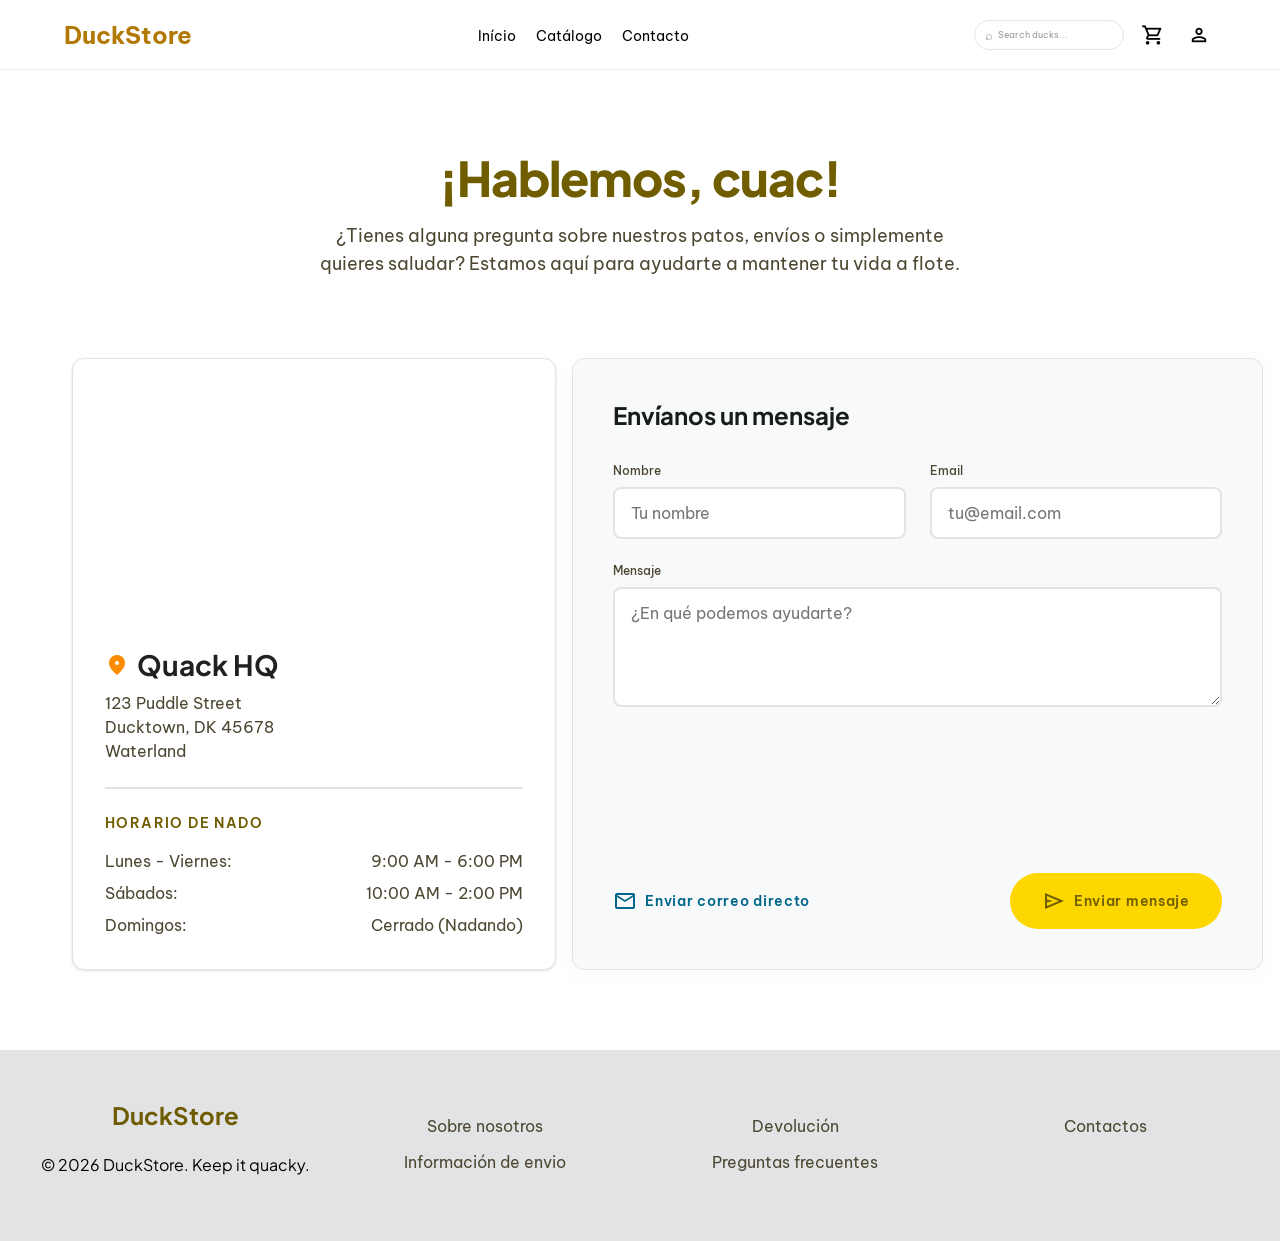
<file: Contactos.html>
<!-- inicio del proyecto -->
<!doctype html>
<html lang="es">
  <head>
    <meta charset="UTF-8" />
    <meta name="viewport" content="width=device-width, initial-scale=1.0" />
    <title>Duck Store - Contacto</title>
    <link rel="icon" type="image/png" href="./src/img/duck-favicon.png">
    <!-- css injection -->
    <link rel="stylesheet" href="src/css/styles.css" />
    <!-- css contactos -->
    <link rel="stylesheet" href="src/css/stylescontactos.css" />

    <!-- font importation -->
    <link rel="preconnect" href="https://fonts.googleapis.com" />
    <link rel="preconnect" href="https://fonts.gstatic.com" crossorigin />
    <link
      href="https://fonts.googleapis.com/css2?family=Be+Vietnam+Pro:ital,wght@0,100;0,200;0,300;0,400;0,500;0,600;0,700;0,800;0,900;1,100;1,200;1,300;1,400;1,500;1,600;1,700;1,800;1,900&display=swap"
      rel="stylesheet"
    />
    <link
      href="https://fonts.googleapis.com/css2?family=Plus+Jakarta+Sans:ital,wght@0,200..800;1,200..800&display=swap"
      rel="stylesheet"
    />
  
<link rel="stylesheet" href="https://fonts.googleapis.com/css2?family=Material+Symbols+Outlined:opsz,wght,FILL,GRAD@20..48,100..700,0..1,-50..200&" 
/>

    <!-- Inicio BANNER -->
    <link href="https://fonts.googleapis.com/css2?family=Material+Symbols+Outlined" rel="stylesheet" />
    <!-- Final BANNER -->
  </head>
  <body>
    <header-component></header-component>
    <main class="bloque-estilo-tailwind">
      <section class="seccion-titulo">
        <h2 class="titulo-personalizado-contactos">¡Hablemos, cuac!</h2>
        <p class="texto-body">¿Tienes alguna pregunta sobre nuestros patos, envíos o simplemente quieres saludar? Estamos aquí para ayudarte a mantener tu vida a flote.</p>
      </section>
      <section class="grid-custom">
        <section class="columna-mapa">
          <iframe src="https://www.google.com/maps/embed?pb=!1m18!1m12!1m3!1d12150.866192876396!2d-3.7275128467930023!3d40.41512972878228!2m3!1f0!2f0!3f0!3m2!1i1024!2i768!4f13.1!3m3!1m2!1s0xd4229c51ca9d00d%3A0x2aa435973b3894f1!2sMADRID%20DUCK%20STORE!5e0!3m2!1ses!2ses!4v1788348430607!5m2!1ses!2ses" width="484.4" height="256" style="border:0;" allowfullscreen="" loading="lazy" referrerpolicy="strict-origin-when-cross-origin"></iframe>
          <div class="contenedor-texto">
            <div>
              <h3 class="titulo-mapa">
              <span class="simbolo">location_on</span>
              Quack HQ</h3>
              <p class="subtitulo">
              123 Puddle Street<br>
              Ducktown, DK 45678 <br>
              Waterland
              </p>
            </div>
            <div class="border-surface-variant"></div>
            <div class="contenedor-horario">
              <h3 class="horario">horario de nado</h3>
              <ul class="lista-horario">
                <li class="item-lista">
                  <span>Lunes - Viernes:</span>
                  <span>9:00 AM - 6:00 PM</span>
                </li>
                <li class="item-lista">
                  <span>Sábados:</span>
                  <span>10:00 AM - 2:00 PM</span>
                </li>
                <li class="item-lista">
                  <span>Domingos:</span>
                  <span>Cerrado (Nadando)</span>
                </li>
              </ul>
            </div>
          </div>

        </section>
        <div class="columna-formulario">
          <h2 class="titulo-formulario">Envíanos un mensaje</h2>
          <form class="formulario" id="formulario">
              <div class="grid-formulario">
                  <div class="celda-uno">
                    <label class="etiqueta-uno">
                      Nombre
                    </label>
                    <input class="input-uno" type="text" placeholder="Tu nombre" id="nombre" required>
                  </div>
                  <div class="celda-uno">
                    <label class="etiqueta-uno">
                      Email
                    </label>
                    <input class="input-email" type="email" placeholder="tu@email.com" id="email" required>
                  </div>
              </div>
            <div class="contenedor-mensaje">
              <label class="etiqueta-uno">
                 Mensaje
              </label>
              <textarea class="campo-textarea" placeholder="¿En qué podemos ayudarte?" id="mensaje"></textarea>
            </div>
            <div class="contenedor-botones">
              <a href="#" class="enlace">
                <span class="material-symbols-mail">mail</span>
                Enviar correo directo
              </a>
              <button class="boton-enviar" type="submit"> 
                <span class="material-symbols-mail">send</span>
                Enviar mensaje
              </button>
            </div>
          </form>
        </div>
      </section>
    </main>
    <footer-component></footer-component>
    <!--Final sección venta exclusiva-->
    <script src="src/js/components.js"></script>
    <script src="src/js/formulario.js"></script>
  </body>
</html>
</file>
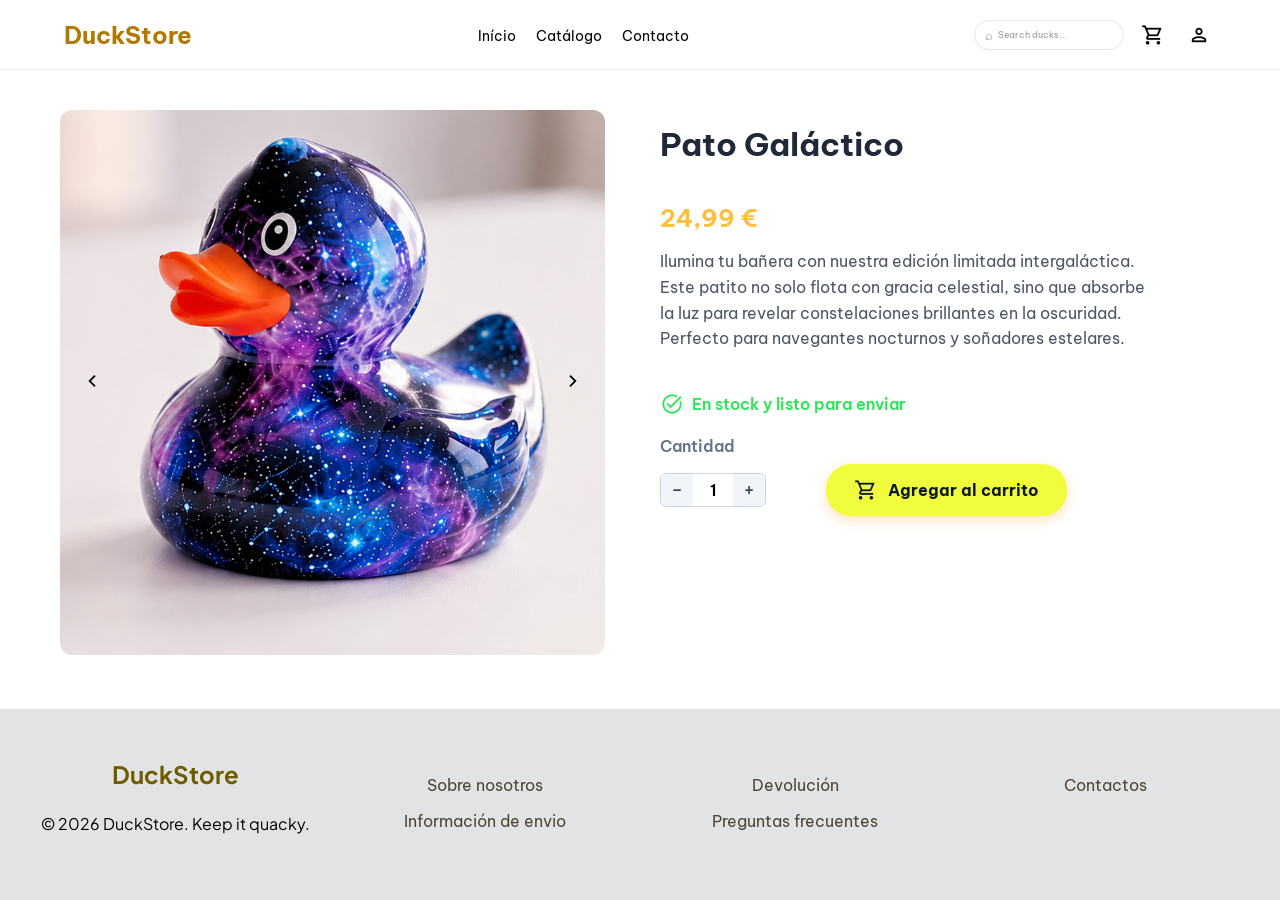
<file: Details.html>
<!DOCTYPE html>
<html lang="es">

<head>
  <meta charset="UTF-8">
  <meta name="viewport" content="width=device-width, initial-scale=1.0">
  <title>Duck Store - Detalles del Producto</title>
    <link rel="icon" type="image/png" href="./src/img/duck-favicon.png">
  <!-- css injection -->
  <link rel="stylesheet" href="src/css/Details.css">
  <link rel="stylesheet" href="src/css/styles.css">
<!--font importation -->
  <link rel="preconnect" href="https://fonts.googleapis.com">
  <link rel="preconnect" href="https://fonts.gstatic.com" crossorigin>
  <link rel="stylesheet" href="https://fonts.googleapis.com/css2?family=Be+Vietnam+Pro:ital,wght@0,100;0,200;0,300;0,400;0,500;0,600;0,700;0,800;0,900;1,100;1,200;1,300;1,400;1,500;1,600;1,700;1,800;1,900&display=swap">
   <link
      href="https://fonts.googleapis.com/css2?family=Plus+Jakarta+Sans:ital,wght@0,200..800;1,200..800&display=swap"
      rel="stylesheet"
    />
  <link rel="stylesheet" href="https://fonts.googleapis.com/css2?family=Material+Symbols+Outlined:opsz,wght,FILL,GRAD@20..48,100..700,0..1,-50..200&" />
  <!--Vinculación al archivo de scripts -->
  <script src="src/js/carrusel.js" defer></script>
</head>

<body>
  <header-component></header-component>
  <script src="src/js/components.js"></script>
  <!-- Inicio sección de detalles del producto -->
  <main class="product-container">
    <!--carrusel principal-->
    <section class="gallery-container">
      <div class="columna-imagen-carrusel">
        <button class="prev-button" aria-label="Previous Image"><span class="material-symbols-outlined">chevron_left</span></button>
        <img src="src/img/pato-galactico-Image-1.png" alt="Imagen de pato galáctico"></img>
        <button class="next-button" aria-label="Next Image"><span class="material-symbols-outlined">chevron_right</span></button>
      </div>
    </section>
    <!-- Descripción del producto -->
    <section class="description-container">
      <h1 class="titulo-producto">Pato Galáctico</h1>
      <div class="precio-producto">24,99 €</div>
      <p class="descripcion-producto">Ilumina tu bañera con nuestra edición limitada intergaláctica. Este patito no solo flota con gracia celestial, sino que absorbe la luz para revelar constelaciones brillantes en la oscuridad. Perfecto para navegantes nocturnos y soñadores estelares.</p>
      <!-- Información de stock -->
      <div class="stock-info">
        <span class="material-symbols-outlined">task_alt</span>
        <span>En stock y listo para enviar</span>
      </div>
      <!-- Cantidad-->
      <div class="control-cantidad">
        <label class="label-cantidad" for="cantidad">Cantidad</label>
        <div class="separacion-linea">
          <div class="botones-cantidad">
            <button class="cantidad-btn" onclick="decreaseQuantity()">-</button>
            <input class="cantidad-input" type="text" id="cantidad" value="1" readonly></input>
            <button class="cantidad-btn" onclick="increaseQuantity()">+</button>
          </div>
          <div class="boton-comprar">
            <button class="comprar-btn" type="button" onclick="agregarAlCarrito()">
              <span class="material-symbols-outlined">shopping_cart</span>
              <span> Agregar al carrito</span>
            </button>
          </div>
        </div>
      </div> 
    </section>
  </main>
  <!-- Final sección de detalles del producto -->
<footer-component></footer-component>
</body>
</html>
</file>
<file: src/css/styles.css>
body {
  margin-inline: 0px;
  margin: 0;
  padding: 0;
  display: flex;
  flex-direction: column;
  min-height: 100vh;
}

* {
  margin: 0;
  padding: 0;
  box-sizing: border-box;
  font-family: "Be Vietnam Pro";
}

/* HEADER */



.header {
  width: 100%;
  height: 70px;
  border-bottom: 1px solid #eeeeee;
  background: #fff;
}

.header-container {
  max-width: 1200px;
  height: 100%;
  margin: 0 auto;

  display: flex;
  align-items: center;
  justify-content: space-between;
  padding: 0 24px;
}

.header-actions .burguerMenu_icon {
    display: none; 
    background: none;
    border: none;
    cursor: pointer;
}

.logo {
  color: rgb(178 121 2);
  font-size: 24px;
  font-weight: 700;
  text-decoration: inherit;
}

.nav-links {
  display: flex;
  gap: 28px;
}

.nav-links a {
  color: black;
  font-size: 14px;
  text-decoration: none;
}

.nav-links a:hover {
  color: rgb(178 121 2);
}

.nav-links ul {
  display: flex;
  gap: 20px;
  list-style: none;
  padding: 0;
  margin: 0;
  color: #111827;
}

.header-actions {
  display: flex;
  align-items: center;
  gap: 12px;
}

.material-symbols-outlined {
  font-variation-settings:
    'FILL' 0,
    'wght' 400,
    'GRAD' 0,
    'opsz' 18
}

.search {
  width: 150px;
  height: 30px;

  display: flex;
  align-items: center;
  gap: 5px;

  padding: 0 10px;
  border: 1px solid #e5e5e5;
  border-radius: 20px;
}

.search span {
  color: #999;
  font-size: 13px;
}

.search input {
  border: none;
  outline: none;
  font-size: 9px;
}

.search input::placeholder {
  color: #999;
}


/* MAIN */
main{
    flex: 1;
}
section.container-low {
  background-color: #f4f4f8;
  font-family: 'Poppins', sans-serif;
  padding: 60px 20px;
  display: flex;
  justify-content: center;
  align-items: center;
}

.container-left {
  max-width: 600px;
  width: 100%;
}

.tarjeta-producto {
  background-color: #fffbfb;
  border: 1px solid #eee9e9;
  border-radius: 15px;
  box-shadow: 0 4px 8px rgba(0, 0, 0, 0.05);
  display: flex;
  box-sizing: border-box;
  align-items: center;
  padding: 50px 20px;
  width: 100%;
  position: relative;
}

.columna-imagen {
  flex: 1 1 45%;
  display: flex;
  justify-content: center;
}

.columna-imagen img {
  max-width: 100%;
  height: auto;
  display: block;
  object-fit: contain;
  margin-right: auto;
}

.marco-exclusivo {
  position: absolute;
  top: 12px;
  left: 12px;
  background-color: #3268c7;
  color: #ffffff;
  padding: 6px 12px;
  border-radius: 6px;
  font-size: 12px;
  font-weight: bold;
  text-transform: uppercase;
  z-index: 10;
}

.columna-descripcion {
  flex: 1 1 55%;
  padding: 5em;
  display: flex;
  flex-direction: column;
  justify-content: contain;
  text-align: center;
  align-items: center;
}

.titulo-producto {
  font-size: 32px;
  font-weight: 700;
  color: #1f2937;
  margin-bottom: 40px;
  line-height: 1.2;
}

.descripcion-producto {
  font-size: 16px;
  color: #4b5563;
  line-height: 1.6;
  margin-bottom: 40px;
  max-width: 500px;
}

.contador-tiempo {
  display: flex;
  align-items: center;
  gap: 20px;
  margin-bottom: 40px;
  border: 20px solid #ffffff;
  padding: 5px 0;
  width: fit-content;
  background-color: #ffffff;
  border-radius: 25px;
}

.bloque-tiempo {
  text-align: center;
  display: flex;
  flex-direction: column;
  align-items: center;
}

.bloque-tiempo .numero {
  font-size: 36px;
  font-weight: 700;
  color: #8f9c14;
  line-height: 1;
}

.bloque-tiempo .etiqueta {
  font-size: 12px;
  color: #1f2937;
  font-weight: 500;
  margin-top: 5px;
}

.bloque-tiempo .separador {
  font-size: 36px;
  font-weight: 700;
  color: #1f2937;
  align-self: flex-start;
  line-height: 1;
}

.precio-reserva {
  display: flex;
  align-items: center;
  gap: 30px;
  align-content: center;
}

.precio-reserva .precio {
  font-size: 28px;
  font-weight: 700;
  color: #1f2937;
  align-items: center;
  align-content: center;
}

.precio-reserva .boton-reserva {
  font-size: 15px;
  background-color: #8f9c14;
  color: #ffffff;
  padding: 14px 28px;
  border-radius: 30px;
  text-decoration: none;
  font-weight: 600;
  transition: background-color 0.3s ease;
}

.precio-reserva .boton-reserva:hover {
  background-color: #333;
  transform: translateY(-2px);
}

/* FIN MAIN */
/* FEATURE QUADS*/
.feature-section {
  max-width: 1100px;
  margin: 0 auto;
}

.card-header h2 {
  font-size: 2rem;
  margin: 0;
}

.card-header p {
  color: #555;
  margin-top: 4px;
}

/* GRID CON TARJETAS */
.cards-grid {
  display: grid;
  grid-template-columns: repeat(4, 1fr);
  gap: 24px;
}

.card {
  background: #fff;
  border-radius: 12px;
  padding: 2rem;
  display: flex;
  flex-direction: column;
}

.cards {
  padding: 2rem;
  background-color: #f8f9fa;
}

.card-image {
  position: relative;
  background: #fff;
  border-radius: 8px;
  aspect-ratio: 4/3;
  display: flex;
  align-items: center;
  justify-content: center;
  overflow: hidden;
  margin-bottom: 14px;
}

.card-image img {
  /*width: 70%;
    object-fit: contain;*/
  width: 100%;
  object-fit: cover;
  height: 100%;
}

.card-title {
  font-size: 1rem;
  font-weight: 700;
  margin-bottom: 0px;
}

.card-description {
  font-size: 0.85rem;
  color: #666;
  flex-grow: 1;
  margin-bottom: 14px;
}

.card-footer {
  display: flex;
  align-items: center;
  justify-content: space-between;
}

.price {
  font-weight: 700;
  color: rgb(144 77 0 / var(--tw-text-opacity, 1));
}

.add-btn {
  background: #f39c12;
  color: #fff;
  border: none;
  width: 34px;
  height: 34px;
  border-radius: 50%;
  font-size: 1.1rem;
  cursor: pointer;
  display: flex;
  align-items: center;
  justify-content: center;
}

.add-btn:hover {
  background: #e08e0b;
}

.feature-section {
  background-color: #f8f9fa;
}

.material-symbols-outlined {
  font-family: "Material Symbols Outlined";
  font-weight: normal;
  font-style: normal;
  line-height: 1;
  letter-spacing: normal;
  text-transform: none;
  white-space: nowrap;
  word-wrap: normal;
  direction: ltr;
  -webkit-font-smoothing: antialiased;
}

.badge {
  position: absolute;
  top: 10px;
  left: 10px;
  font-size: 0.7rem;
  font-weight: 700;
  padding: 4px 10px;
  border-radius: 999px;
  color: #fff;
}

.badge.new {
  background: #3a2f28;
}

.badge.sale {
  background: #c0392b;
}

/* FOOTER */
footer {
  padding: 50px 20px;
  background-color: #e1e3e4;
  display: grid;
  grid-template-columns: repeat(4, 1fr);
  text-align: center;

  .logo,
  .LogoTitle,
  .SubTitle {
    font-family: "Plus Jakarta Sans";
    margin-block: 1em;
  }

  .LogoTitle {
    margin-top: 0px;
    font-size: 1.5em;
    color: #6f5c00;
  }

  .SubTitle {
    font-weight: normal;
    font-size: 1em;
  }

  p {
    font-family: "Be Vietnam Pro";
    color: #4d4732;
    margin-block: 1em;
  }
  a{text-decoration: none;}
}

/* BANNER */
.hero {
  width: 100%;
  /* se extiende a lo ancho */
  max-width: 1200px;
  /* crea márgenes laterales al centrarse */
  margin: 6em auto;
  /* arriba/abajo 124px, centrado horizontal */
  padding: 0;
  background: #ffffff;
  border-radius: 1rem;
  overflow: hidden;
  /* redondea también la imagen */
  box-shadow: 0 15px 35px rgba(0, 0, 0, 0.15);
}

/* Contenedor de la imagen */
.hero-image {
  min-height: 500px;
  margin: 0 auto;
  /* centrar */
  overflow: hidden;
  padding: 110px 20px 20px 20px;
  /* arriba 48px, derecha 20px, abajo 20px, izquierda 20px */
  box-sizing: border-box;
  background-image:
    linear-gradient(rgba(237, 238, 239, 0.6), rgba(237, 238, 239, 0.6)), url('./../img/fotobanner.png');
  background-size: cover;
  background-position: center;
  background-repeat: no-repeat;
  position: relative;
}
.header-actions button{
     background: transparent;
    border: none;
    padding: 5px;
    cursor: pointer;

    display: flex;
    align-items: center;
    justify-content: center;
} 
.header-actions .burger-btn{
  display: none;
}
.hero-content {
  padding: 0px 20px 20px 20px;
  /* controla el offset izquierdo aquí */
  display: flex;
  flex-direction: column;
  align-items: flex-start;
  /* alinea todo a la izquierda */
  gap: 12px;
  max-width: 70ch;
  box-sizing: border-box;
}

/* Título dentro del banner */
.hero-title {
  font-family: "Plus Jakarta Sans", system-ui, -apple-system, "Segoe UI", Roboto, Arial, sans-serif;
  margin: 0 0 0px 0;
  padding: 10px 20px;
  font-size: 48px;
  line-height: 56px;
  font-weight: 800;
  color: rgb(25, 28, 29);
  align-self: start;
}

/* Párrafo debajo del título */
.hero-desc {
  font-family: "Be Vietnam Pro", system-ui, -apple-system, "Segoe UI", Roboto, Arial, sans-serif;
  grid-area: stack;
  align-self: start;
  justify-self: start;
  margin: 0;
  padding: 6px 18px;
  max-width: 45ch;
  /* controla la longitud de la línea */
  font-size: 18px;
  line-height: 28px;
  font-weight: 400;
  color: rgb(77, 71, 50);
  border-radius: 6px;
  z-index: 1;
  margin-top: 8px;
  /* separación extra entre título y párrafo */
}

/* Estilo del botón amarillo redondeado */
.hero-btn {
  margin-left: 18px;
  background: #FFD400;
  /* amarillo */
  color: rgb(112, 94, 0);
  padding: 12px 24px;
  /* tamaño del botón */
  border-radius: 999px;
  /* totalmente redondeado */
  border: none;
  font-weight: 700;
  font-family: "Be Vietnam Pro", "Plus Jakarta Sans", system-ui, sans-serif;
  font-size: 16px;
  cursor: pointer;
  display: inline-block;
  text-decoration: none;
  box-shadow: 0 6px 18px rgba(0, 0, 0, 0.12);
  transition: transform 120ms ease, box-shadow 120ms ease, filter 120ms ease;
}

.icon-sm {
  font-family: 'Material Symbols Outlined';
  font-variation-settings: 'FILL' 0, 'wght' 400, 'GRAD' 0, 'opsz' 24;
  font-size: 20px;
  /* ajusta según prefieras */
  line-height: 1;
  display: inline-block;
  vertical-align: middle;
  margin-left: 4px;
  /* opcional, ya hay gap pero sirve de ajuste fino */
}

/* Interacciones */
.hero-btn:hover {
  transform: translateY(-2px);
  filter: brightness(0.98);
  box-shadow: 0 10px 24px rgba(0, 0, 0, 0.14);
}

.hero-btn:active {
  transform: translateY(0);
  box-shadow: 0 6px 12px rgba(0, 0, 0, 0.12);
}

.hero-btn .material-symbols-outlined {
  position: relative;
  top: -1px;
  /* sube el icono 2px */
  font-size: 20px;
  line-height: 1;
}

/* Imagen del banner */
.hero-image img {
  width: 100%;
  height: 100%;
  object-fit: cover;
  opacity: 0.6;
  display: block;
  /* elimina espacios blancos */
  overflow: hidden;
  /* recorta la imagen si es más grande */

}

.card-header {
  p {
    margin-bottom: 20px;
  }
}
 @media (max-width:1240px){
  .hero{
    max-width: calc(100% - 40px); 
  }
  
 }
/* --- Breakpoint: tablet / pantallas medianas --- */
@media (max-width: 1024px) {
  .hero {
    margin: 64px auto;
  }

  .hero-image {
    padding: 80px 18px 18px 18px;
  }

  .hero-content {
    max-width: 60ch;
    gap: 10px;
  }

  .hero-desc {
    max-width: 40ch;
  }

  .search {
    display: block;
  }


}

@media(max-width: 900px) {
  .cards-grid {
    grid-template-columns: repeat(2, 1fr);
  }

  section.container-low {
    flex-direction: column;
    align-items: center;
  }

  .container-left {
    justify-self: center;
  }

  .tarjeta-producto {
    flex-direction: column;
    gap: 0px;
    align-content: center;
    align-items: center;
  }

  .columna-imagen {
    max-height: 800px;
    background-size: contain;
    background-repeat: no-repeat;
    background-position: center top;
    margin-bottom: 0px;
    padding: 0;
    padding-bottom: 0px;
  }

  .columna-imagen-img {
    max-width: 100%;
    height: auto;
    display: block
  }

  .columna-descripcion {
    width: 100%;
    padding: 10px;
    text-align: center;
    margin-top: 0px;
    justify-self: center;
  }

  .descripcion-producto {
    margin-left: auto;
    margin-right: auto;
    align-items: center;
  }

  .contador-tiempo {
    justify-self: center;
  }

  .precio-reserva {
    margin-left: auto;
    margin-right: auto;
    align-items: center;
  }
}

@media (max-width: 768px){
  /*Ocultar .nav-links*/
  .search {
    display: none;
  }

  .nav-links {
    display: none;
    position: absolute;
    top: 70px;
    left: 0;
    width: 100%;
    background: #fff;
    border-bottom: 1px solid #eee;
    z-index: 100;
  }

  .nav-links.open {
    display: block;
    height: 100%;
  }

  .nav-links ul {
    flex-direction: column;
    gap: 0;
  }

  .nav-links ul li {
    width: 100%;
    border-bottom: 1px solid #f0f0f0;
  }

  .nav-links ul li a {
    display: block;
    padding: 16px 24px;
  }

  .header-actions .burguerMenu_icon {
    display: flex;
  }
 

}

/* Ajustes responsive para pantallas pequeñas */
@media (max-width: 600px) {

  .hero {
    margin: 40px 12px;
    /* menos margen lateral y vertical en móvil */
    border-radius: 0.75rem;
  }

  .hero-image {
    padding: 28px 14px 18px 14px;
    /* sube el contenido visualmente */
    min-height: 260px;
    background-position: center top;
    /* enfoca la parte superior de la imagen */
  }

  .hero-content {
    padding: 0 12px 12px 12px;
    gap: 8px;
    max-width: 100%;
  }

  .hero-title {
    font-size: clamp(20px, 6vw, 32px);
    padding: 0;
    padding: 8px 12px;
    font-size: 22px;
    line-height: 28px;
  }

  .hero-desc {
    max-width: 100%;
    padding: 6px 0 0 0;
    padding: 6px 12px;
    font-size: 15px;
    margin-bottom: 12px;
    /* mantiene separación con el botón */
  }

  .hero-btn {
    padding: 10px 16px;
    font-size: 15px;
    align-self: flex-start;
  }

  .hero-btn .material-symbols-outlined {
    top: -1px;
    font-size: 18px;
  }

  .header h2 {
    font-size: 1.5rem;
  }
  footer{
    grid-template-columns: 1fr 1fr;
  }
}

@media(max-width: 480px) {
  .cards-grid {
    grid-template-columns: 1fr;
    gap: 16px;
  }

  footer{
    grid-template-columns: 1fr;
  }
}
</file>
<file: src/css/stylescontactos.css>
.titulo-personalizado-contactos {
  text-align: center;     /* Centra el texto */
  color: rgb(112, 93, 0);         /* Color del título (puede ser nombre, hex, rgb...) */
  font-size: 48px;        /* Tamaño del texto */
  font-family: "Plus Jakarta Sans", sans-serif;
  line-height: 56px;
  letter-spacing: -0.02em;
  font-weight: 800;
}

.bloque-estilo-tailwind {
  flex-grow: 1;                 /* flex-grow */
  width: 100%;                  /* w-full */
  max-width: 1200px;            /* max-w-container-max (ajusta según tu diseño) */
  margin-left: auto;            /* mx-auto */
  margin-right: auto;           /* mx-auto */
  padding-left: 16px;           /* px-margin-mobile */
  padding-right: 16px;          /* px-margin-mobile */
  padding-top: 48px;            /* py-12 */
  padding-bottom: 48px;         /* py-12 */
  display: flex;                /* flex */
  flex-direction: column;       /* flex-col */
  gap: 48px;                    /* gap-12 */
}

.seccion-titulo {
  text-align: center;        /* text-center */
  max-width: 42rem;          /* max-w-2xl → 2xl = 42rem = ~672px */
  margin-left: auto;         /* mx-auto */
  margin-right: auto;        /* mx-auto */
  display: flex;             /* flex */
  flex-direction: column;    /* flex-col */
  align-items: center;       /* items-center */
  gap: 1rem;                 /* gap-4 → 4 = 1rem */
}

.texto-body {
  font-size: 18px;          /* tamaño del texto */
  line-height: 28px;        /* altura de línea */
  font-weight: 400;         /* peso de fuente */
  font-family: "Be Vietnam Pro", sans-serif; /* font-body-lg */
  color: rgb(77 71 50); /* text-on-surface-variant */
}

.grid-custom {
  display: grid;                 /* grid */
  grid-template-columns: 1fr;    /* grid-cols-1 */
  gap: var(--gutter, 16px);       /* gap-gutter → define tu gutter */
  width: 100%;                   /* w-full */
}

.columna-mapa {
  width: 484.4px;
  background-color: #fff; /* bg-surface */
  border-radius: 0.75rem; /* rounded-xl */

  display: flex; /* flex */
  flex-direction: column; /* flex-col */

  height: 100%; /* h-full */

  overflow: hidden; /* overflow-hidden */

  border: 1px solid rgb(225 227 228); /* border + border-surface-variant */

  box-shadow: 0 1px 3px rgba(0, 0, 0, 0.12); /* ambient-shadow-1 */

 
}

.columna-formulario {
  background-color: rgb(248 249 250);
  border-radius: 0.75rem;
  box-shadow: 0 4px 20px rgba(112, 93, 0, 0.04);
  padding: 1.5rem;
  border: 1px solid rgb(225 227 228);
  height: 100%;
  display: flex;
  flex-direction: column;
}

.contenedor-texto {
  padding: 24px;                 /* p-6 */
  display: flex;                 /* flex */
  flex-direction: column;        /* flex-col */
  gap: 1.5rem;
}

.titulo-mapa {
  font-family: "Plus Jakarta Sans", sans-serif;   /* font-headline-md */
  font-size: 28px;                                /* text-headline-md */
  font-weight: 700;                                /* headline suele ser bold */
  line-height: 36px;                               /* altura típica */
  color: rgb(33 33 33);                            /* text-on-surface */

  margin-bottom: 8px;                              /* mb-2 */

  display: flex;                                   /* flex */
  align-items: center;                             /* items-center */
  gap: 8px;                                        /* gap-2 → 0.5rem → 8px */
}

.simbolo {
  font-family: "Material Symbols Outlined";   /* material-symbols-outlined */
  font-size: 24px;                            /* tamaño por defecto del icono */
  font-weight: normal;
  font-style: normal;
  line-height: 1;

  color: rgb(253 139 0);          /* color del símbolo */
  fill: currentColor;
  font-variation-settings: 'FILL' 1;
}

.subtitulo {
  font-family: "Be Vietnam Pro", sans-serif;   /* font-body-md */
  font-size: 16px;                             /* text-body-md */
  line-height: 24px;                           /* altura típica body-md */
  font-weight: 400;                             /* peso estándar */

  color: rgb(77 71 50);                         /* text-on-surface-variant */
}

.border-surface-variant {
  border-color: rgb(225 227 228);
  border-width: 1px;
  border-style: solid;
}

.horario {
  font-family: "Be Vietnam Pro", sans-serif;
  font-size: 14px;
  line-height: 20px;
  font-weight: 600;
  color: rgb(112 93 0);
  letter-spacing: 0.1em;
  text-transform: uppercase;
}

.contenedor-horario {
  display: flex;
  flex-direction: column;
  gap: 1rem;
}

.lista-horario {
  /* font-body-md */
  font-family: "Be Vietnam Pro", sans-serif;

  /* text-body-md */
  font-size: 16px;
  line-height: 24px;
  font-weight: 400;

  /* text-on-surface-variant */
  color: rgb(77 71 50);

  /* flex flex-col */
  display: flex;
  flex-direction: column;

  /* gap-2 */
  gap: 0.5rem;

  /* reset de ul */
  list-style: none;
  margin: 0;
  padding: 0;
}

.item-lista {
  display: flex;
  justify-content: space-between;
}

.titulo-formulario {
  width: 608.4px;
  font-family: "Plus Jakarta Sans", sans-serif;
  font-size: 24px;
  line-height: 32px;
  font-weight: 700;
  color: rgb(25 28 29);
  margin-bottom: 2rem;
}

.formulario {
  display: flex;
  flex-direction: column;
  gap: 1.5rem;
  flex-grow: 1;
}

.grid-formulario {
  display: grid;
  grid-template-columns: 1fr;
  gap: 1.5rem;
}

.celda-uno {
  display: flex;
  flex-direction: column;
  gap: 0.5rem;
}

.etiqueta-uno {
  font-family: "Be Vietnam Pro", sans-serif;
  font-size: 12px;
  line-height: 16px;
  font-weight: 500;
  color: rgb(77 71 50);
}

.input-uno {
  font-family: "Be Vietnam Pro", sans-serif;
  font-size: 16px;
  line-height: 24px;
  font-weight: 400;

  color: rgb(25 28 29);
  background-color: rgb(255 255 255);

  border: 2px solid rgb(225 227 228);
  border-radius: 0.5rem;

  padding: 0.75rem 1rem;

  transition-property: color, background-color, border-color;
  transition-timing-function: cubic-bezier(0.4, 0, 0.2, 1);
  transition-duration: 150ms;
}

.input-email {
  font-family: "Be Vietnam Pro", sans-serif;
  font-size: 16px;
  line-height: 24px;
  font-weight: 400;

  color: rgb(25 28 29);
  background-color: rgb(255 255 255);

  border: 2px solid rgb(225 227 228);
  border-radius: 0.5rem;

  padding: 0.75rem 1rem;

  transition-property: color, background-color, border-color;
  transition-timing-function: cubic-bezier(0.4, 0, 0.2, 1);
  transition-duration: 150ms;
}

.contenedor-mensaje {
  display: flex;
  flex-direction: column;
  gap: 0.5rem;
  flex-grow: 1;
}

.campo-textarea {
  /* font-body-md */
  font-family: "Be Vietnam Pro", sans-serif;
  font-size: 16px;
  line-height: 24px;
  font-weight: 400;

  /* text-on-surface */
  color: rgb(25 28 29);

  /* bg-surface-container-lowest */
  background-color: rgb(255 255 255);

  /* border-2 + border-surface-variant */
  border: 2px solid rgb(225 227 228);

  /* rounded-lg */
  border-radius: 0.5rem;

  /* px-4 py-3 */
  padding: 0.75rem 1rem;

  /* resize-y */
  resize: vertical;

  /* min-h-[120px] */
  min-height: 120px;

  /* transition-colors */
  transition-property: color, background-color, border-color;
  transition-timing-function: cubic-bezier(0.4, 0, 0.2, 1);
  transition-duration: 150ms;

  /* importante para que padding y border no aumenten el ancho */
  box-sizing: border-box;
}

.contenedor-botones {
  display: flex;
  flex-direction: column;
  gap: 1rem;
  align-items: center;
  justify-content: space-between;
  margin-top: 1rem;
}

.enlace {

  font-family: "Be Vietnam Pro", sans-serif;
  font-size: 14px;
  line-height: 20px;
  letter-spacing: 0.05em;
  font-weight: 600;

  color: rgb(0 102 138);

  display: flex;
  align-items: center;
  gap: 0.5rem;

  transition-property: color, background-color, border-color;
  transition-timing-function: cubic-bezier(0.4, 0, 0.2, 1);
  transition-duration: 150ms;
  text-decoration: none;
}

.material-symbols-mail {
  font-family: "Material Symbols Outlined";
  font-weight: normal;
  font-style: normal;
  font-size: 24px;
  line-height: 1;
  letter-spacing: normal;
  text-transform: none;
  display: inline-block;
  white-space: nowrap;
  word-wrap: normal;
  direction: ltr;
  -webkit-font-smoothing: antialiased;

  font-variation-settings:
    "FILL" 0,
    "wght" 400,
    "GRAD" 0,
    "opsz" 24;
}

.boton-enviar {
  background-color: rgb(255 215 0);
  color: rgb(112 94 0);

  font-family: "Be Vietnam Pro", sans-serif;
  font-size: 14px;
  line-height: 20px;
  letter-spacing: 0.05em;
  font-weight: 600;

  padding: 1rem 2rem;
  border-radius: 9999px;

  width: 100%;

  display: flex;
  align-items: center;
  justify-content: center;
  gap: 0.5rem;

  border: none;
  cursor: pointer;

  transition: transform 200ms cubic-bezier(0.4, 0, 0.2, 1);
}

.boton-enviar:hover {
  transform: scale(1.05);
}

/*MEDIA*/

@media (min-width: 640px) {
  .contenedor-botones {
    flex-direction: row;
  }

  .boton-enviar {
    width: auto;
  }
}

/* Versión desktop (md:) */
@media (min-width: 768px) {
  .bloque-estilo-tailwind {
    padding-left: 32px;         /* md:px-margin-desktop */
    padding-right: 32px;        /* md:px-margin-desktop */
    padding-top: 80px;          /* md:py-20 */
    padding-bottom: 80px;       /* md:py-20 */
    gap: 80px;                  /* md:gap-20 */
  }
  
  .columna-formulario {
    padding: 2.5rem;
  }

  
   .contenedor-texto {
    padding: 32px;               /* p-8 */
  }

    .grid-formulario {
    grid-template-columns: repeat(2, minmax(0, 1fr));
  }

  
}


@media (min-width: 1024px) {
  .grid-custom {
    grid-template-columns: repeat(2, 1fr);
  }
}
</file>
<file: src/css/Details.css>
.material-symbols-outlined {
  font-variation-settings:
  'FILL' 0,
  'wght' 400,
  'GRAD' 0,
  'opsz' 24;
  font-family: 'Material Symbols Outlined';
  font-weight: normal;
  font-style: normal;
  font-size: 24px; /* Tamaño del icono */
  line-height: 1;
  letter-spacing: normal;
  text-transform: none;
  display: inline-block;
  white-space: nowrap;
  direction: ltr;
  display: inline-block;
  -webkit-font-smoothing: antialiased;
  word-wrap: normal;
}
/* 1. Contenedor Padre (Flexbox para 2 columnas) */
.product-container {
  display: flex;
  flex-direction: row;
  justify-content: space-between;
  align-items: flex-start;
  gap: 40px; /* Separación entre la imagen y el texto */
  max-width: 1200px;
  margin: 40px auto;
  padding: 0 20px;
  font-family: 'Arial', sans-serif;
}

/* 2. Definición del ancho de cada columna */
.gallery-container,
.description-container {
  flex: 1; /* Ocupan exactamente el 50% de ancho cada una */
  width: 50%;
}

/* 3. Ajuste de la imagen para que no desborde */
.columna-imagen-carrusel {
  position: relative;
  width: 100%;
}

.columna-imagen-carrusel img {
  width: 100%;
  height: auto;
  display: block;
  border-radius: 12px;
}
/* 4. Estilo del texto y botones */
.prev-button {
  background-color: transparent;
  color: #000;
  border: none;
  padding: 10px 20px;
  border-radius: 5px;
  cursor: pointer;
  font-size: 16px;
  transition: background-color 0.3s ease;
  position: absolute;
  top: 50%;
  transform: translateY(-50%);
}
.next-button {
  background-color: transparent;
  color: #000;
  border: none;
  padding: 10px 20px;
  border-radius: 5px;
  cursor: pointer;
  font-size: 16px;
  transition: background-color 0.3s ease;
  position: absolute;
  top: 50%;
  right: 0; /* Alinea el botón a la derecha */
  transform: translateY(-50%);
}

/* 5. Adaptabilidad para Móviles (se apilan verticalmente si la pantalla es pequeña) */
@media (max-width: 768px) {
  .product-container {
    flex-direction: column;
  }
  
  .gallery-container,
  .description-container {
    width: 100%;
  }
}
.description-container {
  box-sizing: border-box;
  padding: 15px;
  display: flex;
  flex-direction: column;
  justify-content: center;
}
.titulo-producto {
  font-size: 2rem;
  font-weight: 800;
  line-height: 1.2;
  color: #0f172a;
  margin-bottom: 10px;
}
.precio-producto {
  font-size: 1.5rem;
  font-weight: 700;
  color: #fdc03c;
  margin-bottom: 16px;
}
.descripcion-producto {
  font-size: 1rem;
  color: #475569;
  line-height: 1.6;
  margin-bottom: 20px; 
}
.stock-info {
  display: flex;
  gap: 8px;
  font-size: 1rem;
  font-weight: 600;
  color: #2be656;
  align-items: center;
  margin-bottom: 20px;
}
.stock-info .icon {
  width: 10px;
  height: 10px;
  background-color: #2be656;
  border-radius: 50%;
  display: inline-block;
}
.control-cantidad {
  margin-bottom: 24px;
}
.label-cantidad {
  display:block;
  font-size: 1rem;
  font-weight: 600;
  color: #64748b;
  margin-bottom: 8px;
  text-transform: capitalize;
}
.botones-cantidad {
  display: inline-flex;
  align-items: center;
  border: 1px solid #cbd5e1;
  border-radius: 6px;
  overflow: hidden;
}
.cantidad-btn {
  background-color: #f1f5f9;
  border: none;
  width: 32px;
  height: 32px;
  color: #334155;
  font-size: 1.25rem;
  cursor: pointer;
  transition: background-color 0.3s ease;
}
.cantidad-btn:hover {
  background-color: #e2e8f0;
}
.cantidad-input{
  width: 40px;
  height: 32px;
  font-size: 1rem;
  text-align: center;
  font-weight: 600;
  border: none;
  outline: none;
}
.boton-comprar {
  display: flex;
  justify-content: center;
  margin-top: 0px;
}
.comprar-btn {
  background-color: #f0fd3c;
  color: #0f172a;
  border: none;
  padding: 14px 28px;
  font-size: 1rem;
  font-weight: 700;
  border-radius: 25px;
  cursor: pointer;
  display: flex;
  align-items: center;
  justify-content: center;
  gap: 10px;
  width: 100%;
  max-width: 280px;
  box-shadow: 0 4px 12px rgba(245, 158, 11, 0.3);
  transition: all 0.2s ease;
}
.comprar-btn:hover {
  background-color: #facc15;
  transform: translateY(-2px);
  box-shadow: 0 6px 16px rgba(245, 158, 11, 0.4);
}
.separacion-linea {
  display: flex;
  align-items: center;
  gap: 60px;
}
/* adaptabilidad para móviles */
@media (max-width: 768px) {
  .boton-comprar {
    justify-content: center;
    margin-top: 16px;
  }
  .comprar-btn {
    width: 100%;
    max-width: none;
  }
  .product-container {
    flex-direction: column;
    align-items: center;
  }
  .gallery-container,
  .description-container {
    width: 100%;
  }
}
</file>
